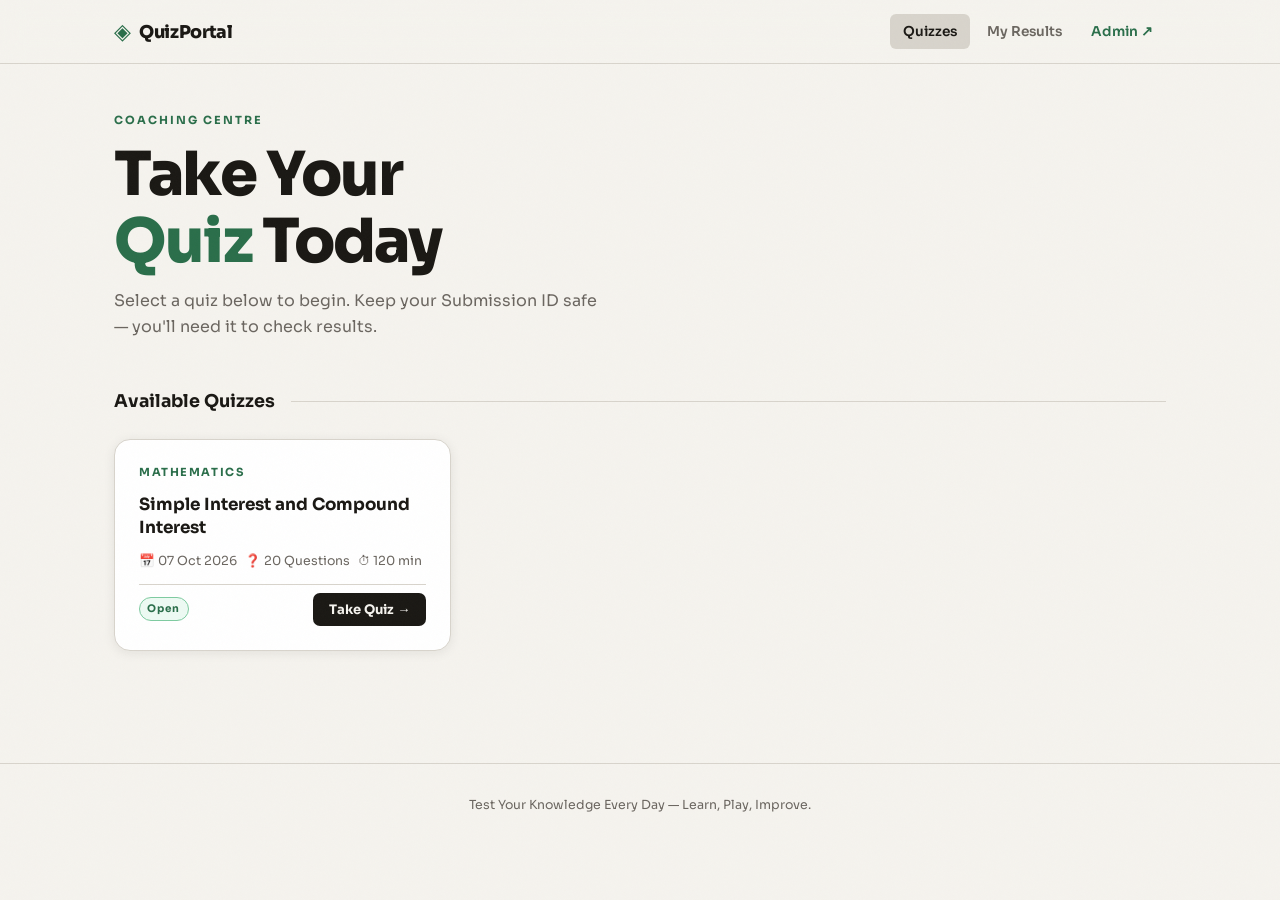
<file: index.html>
<!DOCTYPE html>
<html lang="en">
<head>
<meta charset="UTF-8">
<meta name="viewport" content="width=device-width, initial-scale=1.0">
<title>Sudheer's Quiz Portal</title>
<link rel="preconnect" href="https://fonts.googleapis.com">
<link href="https://fonts.googleapis.com/css2?family=Sora:wght@400;600;700;800&family=IBM+Plex+Mono:wght@400;500&display=swap" rel="stylesheet">
<link rel="stylesheet" href="style.css">
</head>
<body>

<div class="noise"></div>

<header class="site-header">
  <div class="header-inner">
    <div class="logo">
      <span class="logo-icon">◈</span>
      <span class="logo-text">QuizPortal</span>
    </div>
    <nav class="header-nav">
      <a href="index.html" class="nav-link active">Quizzes</a>
      <a href="result.html" class="nav-link">My Results</a>
      <a href="admin.html" class="nav-link nav-admin">Admin ↗</a>
    </nav>
  </div>
</header>

<main class="main-content">
  <section class="hero">
    <div class="hero-tag">COACHING CENTRE</div>
    <h1 class="hero-title">Take Your<br><em>Quiz</em> Today</h1>
    <p class="hero-sub">Select a quiz below to begin. Keep your Submission ID safe — you'll need it to check results.</p>
  </section>

  <section class="quiz-list-section">
    <div class="section-header">
      <h2 class="section-title">Available Quizzes</h2>
      <div class="section-line"></div>
    </div>
    <!-- Cards are generated automatically from QUIZ_LIST in config.js -->
    <div class="quiz-grid" id="quizGrid"></div>
  </section>
</main>

<footer class="site-footer">
  <p>Test Your Knowledge Every Day &mdash; Learn, Play, Improve.</p>
</footer>

<script src="config.js"></script>
<script>
// Auto-build quiz cards from QUIZ_LIST in config.js
const grid = document.getElementById('quizGrid');

if (!QUIZ_LIST || QUIZ_LIST.length === 0) {
  grid.innerHTML = '<p style="color:var(--text-muted);padding:2rem 0">No quizzes added yet. Edit <code>config.js</code> to add quizzes.</p>';
} else {
  QUIZ_LIST.forEach(q => {
    // If hidden:true, don't show on home page at all
    if (q.hidden === true) return;

    const card = document.createElement('article');
    card.className = 'quiz-card';
    card.dataset.sheetId = q.sheetId;
    const meta = [];
    if (q.date)      meta.push(`📅 ${q.date}`);
    if (q.questions) meta.push(`❓ ${q.questions} Questions`);
    if (q.duration)  meta.push(`⏱ ${q.duration} min`);
    const isOpen = q.open !== false;
    card.innerHTML = `
      <div class="card-subject">${q.subject || 'QUIZ'}</div>
      <h3 class="card-title">${q.name}</h3>
      ${meta.length ? `<div class="card-meta">${meta.map(m=>`<span class="meta-item">${m}</span>`).join('')}</div>` : ''}
      <div class="card-footer">
        <span class="card-badge ${isOpen ? 'badge-open' : 'badge-closed'}">${isOpen ? 'Open' : 'Closed'}</span>
        ${isOpen
          ? `<button class="btn-take" onclick="startQuiz(this)">Take Quiz →</button>`
          : `<span style="font-size:.82rem;color:var(--text-muted);font-weight:600">Not available</span>`}
      </div>`;
    grid.appendChild(card);
  });
}

function startQuiz(btn) {
  const card = btn.closest('.quiz-card');
  const sheetId = card.dataset.sheetId;
  if (!sheetId || sheetId.startsWith('YOUR_')) {
    alert('Please update the sheetId in config.js for this quiz.');
    return;
  }
  window.location.href = `quiz.html?sheetId=${sheetId}`;
}
</script>
</body>
</html>
</file>
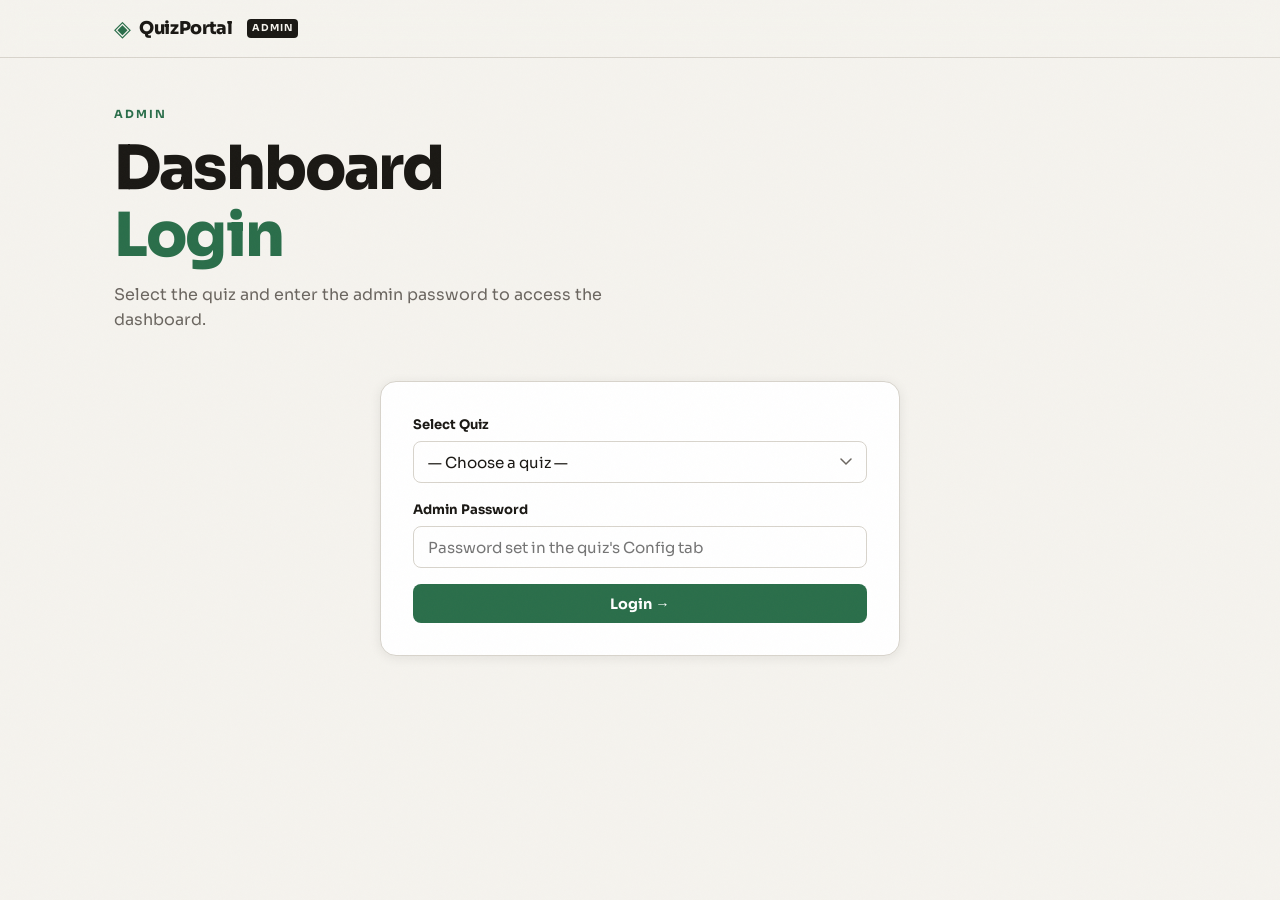
<file: admin.html>
<!DOCTYPE html>
<html lang="en">
<head> 
<meta charset="UTF-8">
<meta name="viewport" content="width=device-width, initial-scale=1.0">
<title>Admin Dashboard — QuizPortal</title>
<link rel="preconnect" href="https://fonts.googleapis.com">
<link href="https://fonts.googleapis.com/css2?family=Sora:wght@400;600;700;800&family=IBM+Plex+Mono:wght@400;500&display=swap" rel="stylesheet">
<link rel="stylesheet" href="style.css">
<script>
// ============================================================
//  QUIZ CONFIGURATION — edit this section to add/remove quizzes
// ============================================================
const SCRIPT_URL = "https://script.google.com/macros/s/AKfycbxHwJGIF-WRdsyUM4jUYA89HoNBvTGwsBlkc2OoUaOrPF5A2q5Td3EA2J1D3TudfAw_og/exec";

const QUIZ_LIST = [
  {
    name:    "Chapter 5: Quadratic Equations",
    sheetId: "1eLUb0pJsxCskCCo0T9Qb9iUf3W6nNU559I4bNTqaypw"
  },
    {
    name:    "Elements, Compound, and Mixtures",
    sheetId: "1OxAYGTOB0YD5rXQ6_t_GOjWGb7b8WMqRzHmkqxeP_SM"
  },
  {
    name:    "Subject-Verb Agreement",
    sheetId: "1WqnbZjuq_eDlRFlHE4r5dnq1atM7haZn6E5qwkP0-V4"
  },
   {
    name:    "Rational Number, Square and Square Roots, Cube and Cube Roots",
    sheetId: "1KadWoVfm1HEEaKK6EatAjTRMl7hc7sLZ0_EaOkiIwLQ"
  },
  {
    name:    "Profit and Loss I & II",
    sheetId: "10RrVNX77u9qKz7MzeC8KqcNXPz71o-jiTWM8r08OvlM"
  },
  {
    name:    "Simple Interest and Compound Interest",
    sheetId: "1BRNd4__XH-48VDR_a_tj-Zo6jYx3UH3V_nSYpKF-_mY"
  },
  // Add more quizzes here:
  // { name: "Your Quiz Name", sheetId: "your_sheet_id" },
];
</script>
</head>
<body class="admin-body">

<div class="noise"></div>

<header class="site-header admin-header">
  <div class="header-inner">
    <div class="logo">
      <a href="index.html" style="text-decoration:none;display:flex;align-items:center;gap:.5rem;">
        <span class="logo-icon">◈</span>
        <span class="logo-text">QuizPortal</span>
      </a>
      <span class="admin-badge">ADMIN</span>
    </div>
    <div id="adminInfo" style="display:none" class="admin-session-info">
      <span id="adminSheetLabel" class="admin-sheet-label"></span>
      <button class="btn-ghost btn-sm" onclick="logout()">Logout</button>
    </div>
  </div>
</header>

<main class="main-content">

  <!-- LOGIN SCREEN -->
  <div id="stateLogin">
    <section class="hero">
      <div class="hero-tag">ADMIN</div>
      <h1 class="hero-title">Dashboard<br><em>Login</em></h1>
      <p class="hero-sub">Select the quiz and enter the admin password to access the dashboard.</p>
    </section>

    <div class="lookup-card">
      <div class="form-group">
        <label for="adminQuizSelect">Select Quiz</label>
        <select id="adminQuizSelect" class="form-select">
          <option value="">— Choose a quiz —</option>
        </select>
      </div>
      <div class="form-group">
        <label for="adminPass">Admin Password</label>
        <input type="password" id="adminPass" placeholder="Password set in the quiz's Config tab">
      </div>
      <button class="btn-primary btn-full" id="btnLogin">Login →</button>
      <div id="loginError" class="error-msg" style="display:none"></div>
    </div>
  </div>

  <!-- LOADING -->
  <div id="stateLoading" class="state-screen" style="display:none">
    <div class="spinner"></div>
    <p id="loadingMsg">Loading submissions…</p>
  </div>

  <!-- DASHBOARD -->
  <div id="stateDashboard" style="display:none">

    <div class="dash-header">
      <div>
        <div class="dash-tag">SUBMISSIONS</div>
        <h2 class="dash-title" id="dashTitle">Quiz Dashboard</h2>
      </div>
      <div class="dash-actions">
        <button class="btn-accent" id="btnReleaseAll" onclick="releaseAll()">🚀 Release All Results</button>
        <button class="btn-secondary" onclick="refreshSubmissions()">↻ Refresh</button>
      </div>
    </div>

    <!-- Summary Stats -->
    <div class="stats-row" id="statsRow"></div>

    <!-- Filter Tabs -->
    <div class="filter-tabs">
      <button class="filter-tab active" data-filter="all" onclick="filterSubs('all',this)">All</button>
      <button class="filter-tab" data-filter="pending" onclick="filterSubs('pending',this)">⚠ Needs Grading</button>
      <button class="filter-tab" data-filter="graded" onclick="filterSubs('graded',this)">✓ Graded</button>
      <button class="filter-tab" data-filter="hidden" onclick="filterSubs('hidden',this)">🔒 Hidden</button>
      <button class="filter-tab" data-filter="released" onclick="filterSubs('released',this)">✓ Released</button>
    </div>

    <!-- Submissions Table -->
    <div id="submissionsContainer"></div>

  </div>

</main>

<!-- GRADING MODAL -->
<div id="gradingModal" class="modal-overlay" style="display:none" onclick="closeModal(event)">
  <div class="modal-box" onclick="event.stopPropagation()">
    <div class="modal-header">
      <h3 id="modalTitle">Grade Submission</h3>
      <button class="modal-close" onclick="closeModal()">✕</button>
    </div>
    <div class="modal-body">
      <div class="modal-student-info" id="modalStudentInfo"></div>
      <div id="modalAnswers"></div>
      <div class="modal-footer-actions">
        <div class="modal-total">
          Calculated Total: <strong id="modalCalcTotal">—</strong> / <span id="modalMaxMarks">—</span>
        </div>
        <button class="btn-primary" id="btnSaveGrades">Save Grades ✓</button>
      </div>
    </div>
  </div>
</div>

<script>
let sessionSheetId = '';
let sessionPass    = '';
let allSubmissions = [];
let currentFilter  = 'all';
let _selectedQuizName = '';

// ── Populate quiz dropdown from config.js ──────────────────────────────
function populateDropdown() {
  const sel = document.getElementById('adminQuizSelect');
  if (!sel) return;
  while (sel.options.length > 1) sel.remove(1);
  const list = (typeof QUIZ_LIST !== 'undefined') ? QUIZ_LIST : [];
  if (list.length === 0) {
    const opt = document.createElement('option');
    opt.disabled = true;
    opt.textContent = '⚠ No quizzes found — update config.js';
    sel.appendChild(opt);
    return;
  }
  list.forEach(q => {
    const opt = document.createElement('option');
    opt.value = q.sheetId;
    opt.textContent = q.name;
    sel.appendChild(opt);
  });
}
populateDropdown();

// ── Login ──────────────────────────────────────────────────────────────
document.getElementById('btnLogin').onclick = async () => {
  const sel     = document.getElementById('adminQuizSelect');
  const sheetId = sel.value;
  const pass    = document.getElementById('adminPass').value.trim();
  const errEl   = document.getElementById('loginError');
  errEl.style.display = 'none';

  if (!sheetId) { errEl.textContent = 'Please select a quiz.'; errEl.style.display='block'; return; }
  if (!pass)    { errEl.textContent = 'Please enter the admin password.'; errEl.style.display='block'; return; }

  show('stateLoading');
  const res = await api('adminLogin', { password: pass }, sheetId);
  if (!res.ok) { show('stateLogin'); errEl.textContent = res.error || 'Incorrect password.'; errEl.style.display='block'; return; }

  sessionSheetId    = sheetId;
  sessionPass       = pass;
  _selectedQuizName = sel.selectedOptions[0]?.text || sheetId;

  document.getElementById('adminInfo').style.display = 'flex';
  document.getElementById('adminSheetLabel').textContent = _selectedQuizName;
  document.getElementById('dashTitle').textContent = _selectedQuizName;

  loadSubmissions();
};

document.getElementById('adminPass').addEventListener('keydown', e => { if(e.key==='Enter') document.getElementById('btnLogin').click(); });

// ── Data ───────────────────────────────────────────────────────────────
async function api(action, extra = {}, sid = sessionSheetId) {
  const qs = new URLSearchParams({ action, sheetId: sid, password: sessionPass, ...extra });
  const r = await fetch(`${SCRIPT_URL}?${qs}`);
  return r.json();
}

async function loadSubmissions() {
  show('stateLoading');
  document.getElementById('loadingMsg').textContent = 'Loading submissions…';
  const data = await api('getSubmissions');
  if (!data.ok) { alert('Error: ' + data.error); show('stateLogin'); return; }

  allSubmissions = data.submissions || [];
  renderDashboard();
  show('stateDashboard');
}

function refreshSubmissions() { loadSubmissions(); }

function renderDashboard() {
  // Stats
  const total    = allSubmissions.length;
  const pending  = allSubmissions.filter(s=>s.gradingStatus==='pending').length;
  const released = allSubmissions.filter(s=>s.visibility==='released').length;
  const avgScore = total > 0
    ? (allSubmissions.reduce((sum,s)=> sum + (parseFloat(s.manualScore || s.autoScore) || 0), 0) / total).toFixed(1)
    : '—';

  document.getElementById('statsRow').innerHTML = `
    <div class="stat-card"><div class="stat-val">${total}</div><div class="stat-label">Total Submissions</div></div>
    <div class="stat-card stat-warn"><div class="stat-val">${pending}</div><div class="stat-label">Needs Grading</div></div>
    <div class="stat-card stat-ok"><div class="stat-val">${released}</div><div class="stat-label">Results Released</div></div>
    <div class="stat-card"><div class="stat-val">${avgScore}</div><div class="stat-label">Avg Score</div></div>
  `;

  renderSubmissions(currentFilter);
}

function filterSubs(filter, btn) {
  currentFilter = filter;
  document.querySelectorAll('.filter-tab').forEach(b => b.classList.remove('active'));
  btn.classList.add('active');
  renderSubmissions(filter);
}

function renderSubmissions(filter) {
  let subs = allSubmissions;
  if (filter === 'pending')  subs = subs.filter(s=>s.gradingStatus==='pending');
  if (filter === 'graded')   subs = subs.filter(s=>s.gradingStatus==='graded');
  if (filter === 'hidden')   subs = subs.filter(s=>s.visibility==='hidden');
  if (filter === 'released') subs = subs.filter(s=>s.visibility==='released');

  const container = document.getElementById('submissionsContainer');

  if (subs.length === 0) {
    container.innerHTML = '<div class="empty-state">No submissions in this category.</div>';
    return;
  }

  container.innerHTML = '';
  subs.forEach(sub => {
    const finalScore = sub.manualScore !== '' && sub.manualScore !== undefined
      ? sub.manualScore : sub.autoScore;
    const needsGrading = sub.gradingStatus === 'pending';
    const isReleased   = sub.visibility === 'released';

    const card = document.createElement('div');
    card.className = 'sub-card' + (needsGrading ? ' sub-pending' : '');
    card.innerHTML = `
      <div class="sub-card-header">
        <div class="sub-id-name">
          <code class="sub-id">${sub.submissionId}</code>
          <span class="sub-name">${sub.studentName}</span>
          <span class="sub-roll">(${sub.studentId})</span>
        </div>
        <div class="sub-badges">
          ${needsGrading ? '<span class="badge badge-warn">⚠ Needs Grading</span>' : '<span class="badge badge-ok">✓ Graded</span>'}
          ${isReleased   ? '<span class="badge badge-released">Released</span>' : '<span class="badge badge-hidden">Hidden</span>'}
        </div>
      </div>
      <div class="sub-card-meta">
        <span>📅 ${new Date(sub.submittedAt).toLocaleString('en-IN')}</span>
        <span>Score: <strong>${finalScore !== '' ? finalScore : '—'} / ${sub.totalMarks}</strong></span>
      </div>
      <div class="sub-card-actions">
        <button class="btn-secondary btn-sm" onclick="openGrading('${sub.submissionId}')">
          ${needsGrading ? '✏ Grade' : '✏ Edit Grades'}
        </button>
        ${!isReleased
          ? `<button class="btn-accent btn-sm" onclick="releaseOne('${sub.submissionId}', this)">🚀 Release Result</button>`
          : `<span class="released-text">✓ Released</span>`
        }
      </div>
    `;
    container.appendChild(card);
  });
}

// ── Grading Modal ──────────────────────────────────────────────────────
let currentSubId = '';

function openGrading(submissionId) {
  const sub = allSubmissions.find(s => s.submissionId === submissionId);
  if (!sub) return;
  currentSubId = submissionId;

  document.getElementById('modalTitle').textContent = `Grade: ${sub.studentName}`;
  document.getElementById('modalStudentInfo').innerHTML = `
    <span><strong>${sub.studentName}</strong></span>
    <span>ID: ${sub.studentId}</span>
    <span>Submission: <code>${sub.submissionId}</code></span>
    <span>Submitted: ${new Date(sub.submittedAt).toLocaleString('en-IN')}</span>
  `;

  const answersEl = document.getElementById('modalAnswers');
  answersEl.innerHTML = '';
  let totalMax = 0;

  sub.answers.forEach((a, idx) => {
    totalMax += parseFloat(a.marks) || 0;
    const needsManual = a.type !== 'mcq' && a.type !== 'one-word' && a.type !== 'one_word';
    const currentScore = a.manualScore !== null && a.manualScore !== undefined ? a.manualScore : a.autoScore;

    const block = document.createElement('div');
    block.className = 'grade-block' + (needsManual ? ' grade-manual' : '');
    block.innerHTML = `
      <div class="grade-q-header">
        <span class="q-num">Q${idx+1}</span>
        <span class="q-type">${a.type}</span>
        <span class="q-marks">${a.marks} mark${a.marks>1?'s':''}</span>
        ${!needsManual ? `<span class="badge badge-auto">Auto-graded: ${a.autoScore}/${a.marks}</span>` : ''}
      </div>
      <div class="grade-q-text">${a.questionText}</div>
      <div class="grade-student-ans">
        <div class="bc-label">Student's Answer:</div>
        <div class="grade-answer-text">${a.given || '<em class="no-answer">No answer given</em>'}</div>
      </div>
      ${a.correct ? `<div class="grade-correct"><span class="bc-label">Correct Answer:</span> ${a.correct}</div>` : ''}
      ${a.note ? `<div class="grade-note"><span class="bc-label">📝 Note:</span> ${a.note}</div>` : ''}
      ${needsManual ? `
        <div class="grade-input-row">
          <label>Score (out of ${a.marks}):</label>
          <input type="number" class="grade-score-input" data-qid="${a.qId}" data-max="${a.marks}"
                 min="0" max="${a.marks}" step="0.5"
                 value="${currentScore !== null && currentScore !== undefined ? currentScore : ''}"
                 placeholder="0"
                 oninput="updateCalcTotal()">
        </div>` : ''}
    `;
    answersEl.appendChild(block);
  });

  document.getElementById('modalMaxMarks').textContent = totalMax;
  updateCalcTotal();
  document.getElementById('gradingModal').style.display = 'flex';

  document.getElementById('btnSaveGrades').onclick = saveGrades;
}

function updateCalcTotal() {
  const sub = allSubmissions.find(s => s.submissionId === currentSubId);
  if (!sub) return;
  let total = 0;
  const inputs = document.querySelectorAll('.grade-score-input');
  const inputMap = {};
  inputs.forEach(inp => { inputMap[inp.dataset.qid] = parseFloat(inp.value) || 0; });

  sub.answers.forEach(a => {
    const needsManual = a.type !== 'mcq' && a.type !== 'one-word' && a.type !== 'one_word';
    if (needsManual) {
      total += inputMap[a.qId] || 0;
    } else {
      total += parseFloat(a.autoScore) || 0;
    }
  });
  document.getElementById('modalCalcTotal').textContent = total.toFixed(1);
}

async function saveGrades() {
  const grades = {};
  document.querySelectorAll('.grade-score-input').forEach(inp => {
    grades[inp.dataset.qid] = parseFloat(inp.value) || 0;
  });

  document.getElementById('btnSaveGrades').textContent = 'Saving…';
  document.getElementById('btnSaveGrades').disabled = true;

  const res = await api('saveGrades', { payload: JSON.stringify({ submissionId: currentSubId, grades }) });

  if (res.ok) {
    // Update local state
    const sub = allSubmissions.find(s => s.submissionId === currentSubId);
    if (sub) {
      sub.manualScore   = res.newTotal;
      sub.gradingStatus = 'graded';
      Object.keys(grades).forEach(qId => {
        const a = sub.answers.find(a => a.qId == qId);
        if (a) { a.manualScore = grades[qId]; a.status = 'graded'; }
      });
    }
    closeModal();
    renderDashboard();
  } else {
    alert('Error saving grades: ' + res.error);
  }

  document.getElementById('btnSaveGrades').textContent = 'Save Grades ✓';
  document.getElementById('btnSaveGrades').disabled = false;
}

function closeModal(e) {
  if (e && e.target !== document.getElementById('gradingModal')) return;
  document.getElementById('gradingModal').style.display = 'none';
}

// ── Release ────────────────────────────────────────────────────────────
async function releaseOne(submissionId, btn) {
  if (!confirm(`Release results for this submission?`)) return;
  btn.textContent = 'Releasing…';
  btn.disabled = true;
  const res = await api('releaseResults', { submissionId });
  if (res.ok) {
    const sub = allSubmissions.find(s => s.submissionId === submissionId);
    if (sub) sub.visibility = 'released';
    renderDashboard();
  } else {
    alert('Error: ' + res.error);
    btn.disabled = false;
    btn.textContent = '🚀 Release';
  }
}

async function releaseAll() {
  const pending = allSubmissions.filter(s => s.visibility !== 'released').length;
  if (!confirm(`Release results for ALL ${pending} unreleased submissions?`)) return;
  const btn = document.getElementById('btnReleaseAll');
  btn.textContent = 'Releasing…'; btn.disabled = true;
  const res = await api('releaseResults', { submissionId: 'ALL' });
  if (res.ok) {
    allSubmissions.forEach(s => s.visibility = 'released');
    renderDashboard();
  } else {
    alert('Error: ' + res.error);
  }
  btn.textContent = '🚀 Release All Results'; btn.disabled = false;
}

function logout() {
  sessionSheetId    = '';
  sessionPass       = '';
  _selectedQuizName = '';
  allSubmissions    = [];
  document.getElementById('adminInfo').style.display = 'none';
  document.getElementById('adminPass').value         = '';
  document.getElementById('adminQuizSelect').value   = '';
  show('stateLogin');
}

// ── Utilities ──────────────────────────────────────────────────────────
function show(id) {
  ['stateLogin','stateLoading','stateDashboard'].forEach(s => {
    const el = document.getElementById(s);
    if (el) el.style.display = s === id ? '' : 'none';
  });
}
</script>
</body>
</html>
</file>
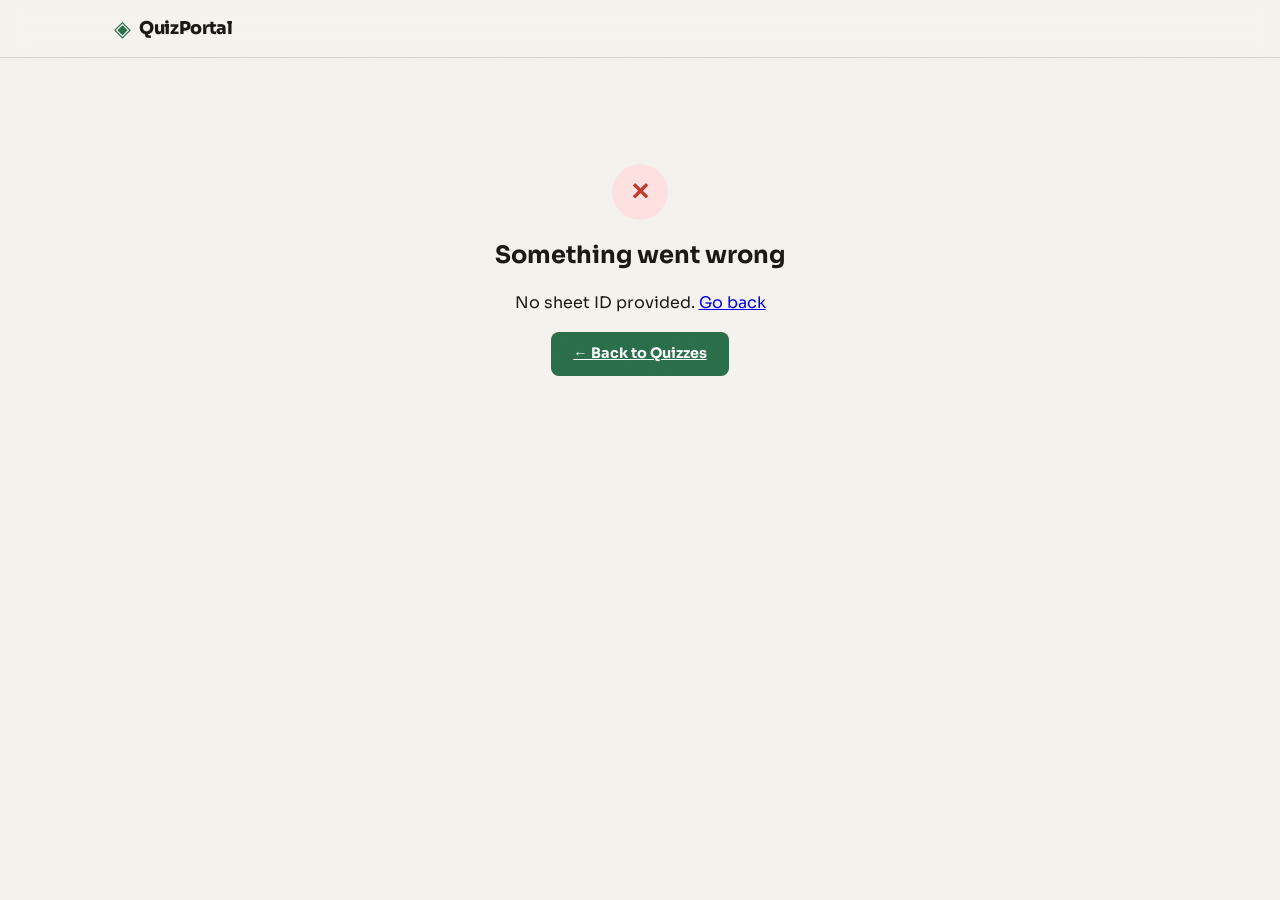
<file: quiz.html>
<!DOCTYPE html>
<html lang="en">
<head>
<meta charset="UTF-8">
<meta name="viewport" content="width=device-width, initial-scale=1.0">
<title>Quiz — Loading…</title>
<link rel="preconnect" href="https://fonts.googleapis.com">
<link href="https://fonts.googleapis.com/css2?family=Sora:wght@400;600;700;800&family=IBM+Plex+Mono:wght@400;500&display=swap" rel="stylesheet">
<link rel="stylesheet" href="style.css?v=2">
</head>
<body>

<div class="noise"></div>

<header class="site-header">
  <div class="header-inner">
    <div class="logo">
      <a href="index.html" style="text-decoration:none;display:flex;align-items:center;gap:.5rem;">
        <span class="logo-icon">◈</span>
        <span class="logo-text">QuizPortal</span>
      </a>
    </div>
    <div id="timerBox" class="timer-box" style="display:none">
      <span class="timer-label">TIME</span>
      <span id="timerDisplay" class="timer-display">--:--</span>
    </div>
  </div>
</header>

<main class="main-content">

  <!-- LOADING STATE -->
  <div id="stateLoading" class="state-screen">
    <div class="spinner"></div>
    <p>Loading quiz…</p>
  </div>

  <!-- ERROR STATE -->
  <div id="stateError" class="state-screen" style="display:none">
    <div class="error-icon">✕</div>
    <h2>Something went wrong</h2>
    <p id="errorMsg">Could not load the quiz.</p>
    <a href="index.html" class="btn-primary">← Back to Quizzes</a>
  </div>

  <!-- STUDENT INFO FORM -->
  <div id="stateInfo" class="state-screen" style="display:none">
    <section class="info-card">
      <div class="info-header">
        <div class="info-subject" id="infoSubject">Quiz</div>
        <h1 class="info-title" id="infoTitle">Loading…</h1>
        <p class="info-desc" id="infoDesc"></p>
      </div>
      <div class="info-meta" id="infoMeta"></div>
      <div class="info-form">
        <h3>Enter Your Details</h3>
        <div class="form-group">
          <label for="studentName">Full Name</label>
          <input type="text" id="studentName" placeholder="e.g. Rahul Sharma" autocomplete="name">
        </div>
        <div class="form-group">
          <label for="studentId">Roll Number / Student ID</label>
          <input type="text" id="studentId" placeholder="e.g. 2024CS001" autocomplete="off">
        </div>
        <div class="info-notice">
          <strong>Note:</strong> You will receive a <em>Submission ID</em> after submitting. Save it to check your results later.
        </div>
        <button class="btn-primary btn-full" id="btnStartQuiz">Start Quiz →</button>
      </div>
    </section>
  </div>

  <!-- QUIZ QUESTIONS -->
  <div id="stateQuiz" style="display:none">
    <div class="quiz-progress-bar">
      <div class="progress-fill" id="progressFill"></div>
    </div>
    <div class="quiz-layout">
      <aside class="question-nav" id="questionNav"></aside>
      <div class="questions-panel">
        <form id="quizForm" onsubmit="return false;">
          <div id="questionsContainer"></div>
        </form>
        <div class="quiz-controls">
          <button type="button" class="btn-secondary" id="btnPrev">← Previous</button>
          <span class="q-counter" id="qCounter">Question 1 of 1</span>
          <button type="button" class="btn-primary" id="btnNext">Next →</button>
        </div>
        <div class="submit-zone" id="submitZone" style="display:none">
          <div class="submit-info">
            <span id="answeredCount">0</span> of <span id="totalCount">0</span> questions answered
          </div>
          <button type="button" class="btn-primary" id="btnSubmit">Submit Quiz ✓</button>
        </div>
      </div>
    </div>
  </div>

  <!-- SUBMISSION SUCCESS -->
  <div id="stateSuccess" class="state-screen" style="display:none">
    <div class="success-card">
      <div class="success-icon">✓</div>
      <h2>Quiz Submitted!</h2>
      <p>Your answers have been recorded.</p>
      <div class="submission-id-box">
        <div class="sid-label">YOUR SUBMISSION ID</div>
        <div class="sid-value" id="submissionIdDisplay">—</div>
        <button class="btn-copy" id="btnCopy" onclick="copyId()">Copy ID</button>
      </div>
      <div id="autoScoreBox" class="auto-score-box" style="display:none">
        <span id="autoScoreText"></span>
      </div>
      <p class="success-note" id="pendingNote" style="display:none">
        Some answers require manual grading. Results will be released by your teacher.
      </p>
      <div class="success-actions">
        <a href="result.html" class="btn-secondary">Check Results</a>
        <a href="index.html" class="btn-primary">Back to Quizzes</a>
      </div>
    </div>
  </div>

</main>

<script src="config.js"></script>
<script>
// ── State ──────────────────────────────────────────────────────────────
const params  = new URLSearchParams(location.search);
const sheetId = params.get('sheetId');
let questions = [];
let timerInterval = null;
let timeLeft = 0;
let answers = {};
let currentIdx = 0;

// ── Init ───────────────────────────────────────────────────────────────
if (!sheetId) showError("No sheet ID provided. <a href='index.html'>Go back</a>");
else loadQuiz();

async function api(action, extra = {}) {
  const qs = new URLSearchParams({ action, sheetId, ...extra });
  const res = await fetch(`${SCRIPT_URL}?${qs}`);
  return res.json();
}

async function loadQuiz() {
  try {
    const [cfg, qData] = await Promise.all([
      api('getConfig'),
      api('getQuestions')
    ]);
    if (!cfg.ok)  throw new Error(cfg.error);
    if (!qData.ok) throw new Error(qData.error);

    questions = qData.questions;
    document.title = cfg.title + ' — QuizPortal';

    document.getElementById('infoSubject').textContent = 'QUIZ';
    document.getElementById('infoTitle').textContent   = cfg.title;
    document.getElementById('infoDesc').textContent    = cfg.description;

    const meta = [];
    if (cfg.duration) meta.push(`⏱ ${cfg.duration} minutes`);
    if (cfg.passMark) meta.push(`✓ Pass mark: ${cfg.passMark}`);
    meta.push(`❓ ${questions.length} questions`);
    document.getElementById('infoMeta').innerHTML =
      meta.map(m => `<span class="meta-chip">${m}</span>`).join('');

    // Store duration for timer
    if (cfg.duration) timeLeft = cfg.duration * 60;

    show('stateInfo');
    document.getElementById('btnStartQuiz').onclick = () => {
      const name = document.getElementById('studentName').value.trim();
      const sid  = document.getElementById('studentId').value.trim();
      if (!name) { alert('Please enter your name.'); return; }
      if (!sid)  { alert('Please enter your student ID / roll number.'); return; }
      renderQuiz(name, sid);
    };
  } catch(e) {
    showError(e.message);
  }
}

function renderQuiz(name, sid) {
  window._studentName = name;
  window._studentId   = sid;

  const container = document.getElementById('questionsContainer');
  container.innerHTML = '';
  const nav = document.getElementById('questionNav');
  nav.innerHTML = '<div class="nav-label">Questions</div>';

  questions.forEach((q, idx) => {
    // Nav button
    const nb = document.createElement('button');
    nb.className = 'nav-dot';
    nb.textContent = idx + 1;
    nb.type = 'button';
    nb.id = `nav_${idx}`;
    nb.onclick = () => showQuestion(idx);
    nav.appendChild(nb);

    // Question card
    const card = document.createElement('div');
    card.className = 'question-card';
    card.id = `q_${idx}`;
    card.setAttribute('data-qid', q.id);

    const typeLabel = { mcq:'Multiple Choice', 'one-word':'One Word', 'one_word':'One Word', 'short-answer':'Short Answer', short_answer:'Short Answer', essay:'Essay', long:'Long Answer' }[q.type?.toLowerCase()] || q.type;

    card.innerHTML = `
      <div class="q-header">
        <span class="q-num">Q${idx+1}</span>
        <span class="q-type">${typeLabel}</span>
        <span class="q-marks">${q.marks || 1} mark${(q.marks||1)>1?'s':''}</span>
      </div>
      <div class="q-text">${q.question_text || q['question text'] || ''}</div>
      <div class="q-answer" id="ans_${idx}"></div>
    `;
    container.appendChild(card);

    // Answer input
    const ansDiv = document.getElementById(`ans_${idx}`);
    const t = (q.type || '').toLowerCase();

    if (t === 'mcq') {
      (q.options || []).forEach((opt, oi) => {
        const label = document.createElement('label');
        label.className = 'option-label';
        label.innerHTML = `<input type="radio" name="q_${q.id}" value="${esc(opt)}"><span>${opt}</span>`;
        label.querySelector('input').addEventListener('change', () => recordAnswer(q.id, opt, idx));
        ansDiv.appendChild(label);
      });
    } else if (t === 'one-word' || t === 'one_word') {
      const inp = document.createElement('input');
      inp.type = 'text';
      inp.className = 'answer-input';
      inp.placeholder = 'Type your one-word answer…';
      inp.addEventListener('input', () => recordAnswer(q.id, inp.value, idx));
      ansDiv.appendChild(inp);
    } else if (t === 'short-answer' || t === 'short_answer') {
      const ta = document.createElement('textarea');
      ta.className = 'answer-textarea short';
      ta.placeholder = 'Write your short answer here… (2–5 sentences)';
      ta.rows = 4;
      ta.addEventListener('input', () => recordAnswer(q.id, ta.value, idx));
      ansDiv.appendChild(ta);
    } else {
      // essay / long
      const ta = document.createElement('textarea');
      ta.className = 'answer-textarea long';
      ta.placeholder = 'Write your detailed answer here…';
      ta.rows = 8;
      ta.addEventListener('input', () => recordAnswer(q.id, ta.value, idx));
      ansDiv.appendChild(ta);
    }
  });

  document.getElementById('totalCount').textContent = questions.length;

  // One-question-at-a-time controls
  document.getElementById('btnPrev').onclick = () => showQuestion(currentIdx - 1);
  document.getElementById('btnNext').onclick = () => showQuestion(currentIdx + 1);
  currentIdx = 0;
  showQuestion(0);

  // Timer
  if (timeLeft > 0) {
    const tb = document.getElementById('timerBox');
    tb.style.display = 'flex';
    updateTimerDisplay();
    timerInterval = setInterval(() => {
      timeLeft--;
      updateTimerDisplay();
      if (timeLeft <= 0) { clearInterval(timerInterval); autoSubmit(); }
      if (timeLeft === 300) document.getElementById('timerBox').classList.add('timer-warning');
    }, 1000);
  }

  show('stateQuiz');
  document.getElementById('btnSubmit').onclick = handleSubmit;
}

function showQuestion(i) {
  if (i < 0 || i >= questions.length) return;
  currentIdx = i;
  const last = questions.length - 1;

  questions.forEach((_, idx) => {
    const card = document.getElementById(`q_${idx}`);
    if (card) {
      card.classList.toggle('active', idx === i);
      card.style.display = (idx === i) ? 'block' : 'none';
    }
    document.getElementById(`nav_${idx}`)?.classList.toggle('current', idx === i);
  });

  document.getElementById('qCounter').textContent = `Question ${i + 1} of ${questions.length}`;
  document.getElementById('btnPrev').disabled = (i === 0);
  document.getElementById('btnNext').style.display = (i === last) ? 'none' : '';
  document.getElementById('submitZone').style.display = (i === last) ? '' : 'none';

  window.scrollTo({ top: 0, behavior: 'smooth' });
}

function recordAnswer(qId, val, idx) {
  answers[qId] = val;
  document.getElementById(`nav_${idx}`)?.classList.add('answered');
  updateAnsweredCount();
  updateProgress();
}

function updateAnsweredCount() {
  document.getElementById('answeredCount').textContent = Object.keys(answers).length;
}

function updateProgress() {
  const pct = (Object.keys(answers).length / questions.length) * 100;
  document.getElementById('progressFill').style.width = pct + '%';
}

function updateTimerDisplay() {
  const m = Math.floor(timeLeft / 60).toString().padStart(2,'0');
  const s = (timeLeft % 60).toString().padStart(2,'0');
  document.getElementById('timerDisplay').textContent = `${m}:${s}`;
}

function autoSubmit() {
  alert('Time is up! Your quiz will be submitted now.');
  handleSubmit();
}

async function handleSubmit() {
  const unanswered = questions.length - Object.keys(answers).length;
  if (unanswered > 0) {
    if (!confirm(`You have ${unanswered} unanswered question(s). Submit anyway?`)) return;
  }
  clearInterval(timerInterval);
  document.getElementById('btnSubmit').disabled = true;
  document.getElementById('btnSubmit').textContent = 'Submitting…';

  try {
    const payload = {
      studentName: window._studentName,
      studentId:   window._studentId,
      answers
    };
    const res = await api('submitQuiz', { payload: JSON.stringify(payload) });
    if (!res.ok) throw new Error(res.error);

    document.getElementById('submissionIdDisplay').textContent = res.submissionId;

    if (res.autoScore !== undefined) {
      document.getElementById('autoScoreBox').style.display = 'block';
      document.getElementById('autoScoreText').innerHTML =
        `Auto-graded score: <strong>${res.autoScore} / ${res.totalMarks}</strong>`;
    }
    if (res.needsManual) {
      document.getElementById('pendingNote').style.display = 'block';
    }

    show('stateSuccess');
  } catch(e) {
    alert('Submission failed: ' + e.message);
    document.getElementById('btnSubmit').disabled = false;
    document.getElementById('btnSubmit').textContent = 'Submit Quiz ✓';
  }
}

function copyId() {
  const id = document.getElementById('submissionIdDisplay').textContent;
  navigator.clipboard.writeText(id).then(() => {
    const btn = document.getElementById('btnCopy');
    btn.textContent = 'Copied!';
    setTimeout(() => btn.textContent = 'Copy ID', 2000);
  });
}

// ── Utilities ──────────────────────────────────────────────────────────
function show(id) {
  ['stateLoading','stateError','stateInfo','stateQuiz','stateSuccess'].forEach(s => {
    const el = document.getElementById(s);
    if (el) el.style.display = s === id ? '' : 'none';
  });
}
function showError(msg) {
  document.getElementById('errorMsg').innerHTML = msg;
  show('stateError');
}
function esc(s) {
  return String(s).replace(/"/g,'&quot;').replace(/</g,'&lt;');
}
</script>
</body>
</html>
</file>
<file: style.css>
/* ============================================================
   QuizPortal — Complete Stylesheet
   Aesthetic: Clean Editorial × Utilitarian — Dark-accented,
   warm off-white, IBM Plex Mono for IDs, Sora for everything else
   ============================================================ */

/* ── Reset & Base ─────────────────────────────────────────── */
*, *::before, *::after { box-sizing: border-box; margin: 0; padding: 0; }

:root {
  --bg:         #f5f3ee;
  --bg-card:    #ffffff;
  --bg-dark:    #1a1814;
  --text:       #1a1814;
  --text-muted: #6b6660;
  --accent:     #2a6e4a;
  --accent-2:   #e8a020;
  --border:     #d8d4cc;
  --border-dark:#2e2b26;
  --danger:     #c0392b;
  --warn-bg:    #fef9ec;
  --warn-border:#f0c040;
  --ok-bg:      #edfaf3;
  --ok-border:  #7ecba0;
  --radius:     10px;
  --radius-lg:  16px;
  --shadow:     0 2px 12px rgba(26,24,20,.08);
  --shadow-lg:  0 8px 40px rgba(26,24,20,.14);
  --font:       'Sora', sans-serif;
  --mono:       'IBM Plex Mono', monospace;
}

html { font-size: 16px; scroll-behavior: smooth; }

body {
  font-family: var(--font);
  background: var(--bg);
  color: var(--text);
  min-height: 100vh;
  line-height: 1.6;
  -webkit-font-smoothing: antialiased;
}

/* ── Noise texture overlay ───────────────────────────────── */
.noise {
  pointer-events: none;
  position: fixed; inset: 0; z-index: 999;
  opacity: .025;
  background-image: url("data:image/svg+xml,%3Csvg viewBox='0 0 256 256' xmlns='http://www.w3.org/2000/svg'%3E%3Cfilter id='n'%3E%3CfeTurbulence type='fractalNoise' baseFrequency='0.9' numOctaves='4' stitchTiles='stitch'/%3E%3C/filter%3E%3Crect width='100%25' height='100%25' filter='url(%23n)'/%3E%3C/svg%3E");
  background-size: 128px;
}

/* ── Header ──────────────────────────────────────────────── */
.site-header {
  position: sticky; top: 0; z-index: 100;
  background: rgba(245,243,238,.92);
  backdrop-filter: blur(12px);
  border-bottom: 1px solid var(--border);
}
.header-inner {
  max-width: 1100px; margin: 0 auto;
  padding: .9rem 1.5rem;
  display: flex; align-items: center; justify-content: space-between; gap: 1rem;
}
.logo { display: flex; align-items: center; gap: .5rem; }
.logo-icon { font-size: 1.4rem; color: var(--accent); line-height: 1; }
.logo-text { font-weight: 800; font-size: 1.1rem; letter-spacing: -.02em; color: var(--text); }
.admin-badge {
  background: var(--text); color: var(--bg);
  font-size: .6rem; font-weight: 700; letter-spacing: .12em;
  padding: .2em .5em; border-radius: 4px; margin-left: .4rem;
}
.header-nav { display: flex; align-items: center; gap: .25rem; }
.nav-link {
  font-size: .85rem; font-weight: 600; text-decoration: none;
  color: var(--text-muted); padding: .4rem .8rem; border-radius: 6px;
  transition: color .15s, background .15s;
}
.nav-link:hover, .nav-link.active { color: var(--text); background: var(--border); }
.nav-admin { color: var(--accent) !important; }
.nav-admin:hover { background: var(--ok-bg) !important; }

/* Timer */
.timer-box {
  display: flex; align-items: center; gap: .5rem;
  background: var(--bg-dark); color: #fff;
  padding: .4rem .9rem; border-radius: 8px;
}
.timer-label { font-size: .65rem; letter-spacing: .12em; opacity: .7; }
.timer-display { font-family: var(--mono); font-size: 1.1rem; font-weight: 500; }
.timer-warning .timer-display { color: #f87171; animation: pulse .8s ease infinite; }
@keyframes pulse { 0%,100%{opacity:1} 50%{opacity:.5} }

/* Admin session info */
.admin-session-info { display: flex; align-items: center; gap: .75rem; }
.admin-sheet-label { font-family: var(--mono); font-size: .75rem; color: var(--text-muted); }

/* ── Main Content ─────────────────────────────────────────── */
.main-content { max-width: 1100px; margin: 0 auto; padding: 2rem 1.5rem 4rem; }

/* ── Hero ────────────────────────────────────────────────── */
.hero { margin-bottom: 3rem; padding-top: 1rem; }
.hero-tag {
  font-size: .7rem; letter-spacing: .18em; font-weight: 700;
  color: var(--accent); margin-bottom: .75rem;
}
.hero-title {
  font-size: clamp(2.2rem, 5vw, 3.8rem);
  font-weight: 800; line-height: 1.1; letter-spacing: -.03em;
  margin-bottom: .75rem;
}
.hero-title em { font-style: normal; color: var(--accent); }
.hero-sub { font-size: 1rem; color: var(--text-muted); max-width: 500px; }

/* ── Section Header ──────────────────────────────────────── */
.section-header { display: flex; align-items: center; gap: 1rem; margin-bottom: 1.5rem; }
.section-title { font-size: 1.1rem; font-weight: 700; white-space: nowrap; }
.section-line { flex: 1; height: 1px; background: var(--border); }

/* ── Quiz Grid ───────────────────────────────────────────── */
.quiz-grid {
  display: grid;
  grid-template-columns: repeat(auto-fill, minmax(300px, 1fr));
  gap: 1.25rem;
}
.quiz-card {
  background: var(--bg-card);
  border: 1px solid var(--border);
  border-radius: var(--radius-lg);
  padding: 1.5rem;
  box-shadow: var(--shadow);
  transition: transform .2s, box-shadow .2s, border-color .2s;
  display: flex; flex-direction: column; gap: .75rem;
}
.quiz-card:hover {
  transform: translateY(-3px);
  box-shadow: var(--shadow-lg);
  border-color: var(--accent);
}
.card-subject {
  font-size: .7rem; font-weight: 700; letter-spacing: .14em;
  color: var(--accent); text-transform: uppercase;
}
.card-title { font-size: 1.05rem; font-weight: 700; line-height: 1.35; }
.card-meta { display: flex; flex-wrap: wrap; gap: .5rem; }
.meta-item { font-size: .78rem; color: var(--text-muted); }
.card-footer { display: flex; align-items: center; justify-content: space-between; margin-top: auto; padding-top: .5rem; border-top: 1px solid var(--border); }
.card-badge {
  font-size: .65rem; font-weight: 700; letter-spacing: .1em;
  padding: .25em .7em; border-radius: 99px;
}
.badge-open { background: var(--ok-bg); color: var(--accent); border: 1px solid var(--ok-border); }
.badge-closed { background: #fee2e2; color: var(--danger); border: 1px solid #fca5a5; }

/* ── Buttons ─────────────────────────────────────────────── */
.btn-primary {
  background: var(--accent); color: #fff;
  border: none; border-radius: 8px;
  padding: .65rem 1.4rem; font-family: var(--font);
  font-size: .9rem; font-weight: 700; cursor: pointer;
  transition: opacity .15s, transform .1s;
}
.btn-primary:hover { opacity: .88; transform: translateY(-1px); }
.btn-primary:disabled { opacity: .5; cursor: not-allowed; transform: none; }
.btn-take { /* same as primary, inline variant */
  background: var(--text); color: var(--bg);
  border: none; border-radius: 7px;
  padding: .5rem 1rem; font-family: var(--font);
  font-size: .82rem; font-weight: 700; cursor: pointer;
  transition: opacity .15s;
}
.btn-take:hover { opacity: .8; }
.btn-secondary {
  background: transparent; color: var(--text);
  border: 1.5px solid var(--border); border-radius: 8px;
  padding: .6rem 1.3rem; font-family: var(--font);
  font-size: .9rem; font-weight: 600; cursor: pointer;
  transition: border-color .15s, background .15s;
}
.btn-secondary:hover { border-color: var(--text); background: var(--border); }
.btn-accent {
  background: var(--accent-2); color: var(--text);
  border: none; border-radius: 8px;
  padding: .6rem 1.3rem; font-family: var(--font);
  font-size: .9rem; font-weight: 700; cursor: pointer;
  transition: opacity .15s;
}
.btn-accent:hover { opacity: .85; }
.btn-ghost {
  background: transparent; color: var(--text-muted);
  border: none; padding: .4rem .8rem;
  font-family: var(--font); font-size: .85rem;
  cursor: pointer; border-radius: 6px;
  transition: background .15s;
}
.btn-ghost:hover { background: var(--border); color: var(--text); }
.btn-sm { padding: .35rem .8rem !important; font-size: .8rem !important; }
.btn-full { width: 100%; }
.btn-copy {
  background: var(--border); border: none; border-radius: 6px;
  padding: .4rem .9rem; font-family: var(--font);
  font-size: .8rem; font-weight: 600; cursor: pointer;
  transition: background .15s;
}
.btn-copy:hover { background: var(--text); color: var(--bg); }

/* ── Forms ───────────────────────────────────────────────── */
.form-group { display: flex; flex-direction: column; gap: .4rem; margin-bottom: 1rem; }
.form-group label { font-size: .82rem; font-weight: 700; color: var(--text); }
.form-group small { font-size: .75rem; color: var(--text-muted); }
input[type="text"], input[type="password"], input[type="number"] {
  padding: .65rem .9rem; border: 1.5px solid var(--border);
  border-radius: 8px; font-family: var(--font); font-size: .95rem;
  background: var(--bg-card); color: var(--text);
  transition: border-color .15s;
  width: 100%;
}
input[type="text"]:focus, input[type="password"]:focus, input[type="number"]:focus {
  outline: none; border-color: var(--accent);
  box-shadow: 0 0 0 3px rgba(42,110,74,.12);
}
.error-msg {
  color: var(--danger); font-size: .82rem; margin-top: .5rem;
  background: #fee2e2; border: 1px solid #fca5a5;
  padding: .5rem .8rem; border-radius: 6px;
}

/* ── Select Dropdown ─────────────────────────────────────── */
.form-select {
  padding: .65rem .9rem; border: 1.5px solid var(--border);
  border-radius: 8px; font-family: var(--font); font-size: .95rem;
  background: var(--bg-card); color: var(--text);
  cursor: pointer; width: 100%;
  -webkit-appearance: none; appearance: none;
  background-image: url("data:image/svg+xml,%3Csvg xmlns='http://www.w3.org/2000/svg' width='12' height='8' viewBox='0 0 12 8'%3E%3Cpath d='M1 1l5 5 5-5' stroke='%236b6660' stroke-width='1.5' fill='none' stroke-linecap='round'/%3E%3C/svg%3E");
  background-repeat: no-repeat;
  background-position: right .9rem center;
  padding-right: 2.5rem;
  transition: border-color .15s;
}
.form-select:focus {
  outline: none; border-color: var(--accent);
  box-shadow: 0 0 0 3px rgba(42,110,74,.12);
}
.form-select option { background: var(--bg-card); }

/* ── PDF Button ──────────────────────────────────────────── */
.btn-pdf {
  background: var(--bg-dark); color: #fff;
  border: none; border-radius: 8px;
  padding: .55rem 1.1rem; font-family: var(--font);
  font-size: .85rem; font-weight: 700; cursor: pointer;
  display: flex; align-items: center; gap: .4rem;
  transition: opacity .15s; margin-left: auto;
}
.btn-pdf:hover { opacity: .8; }

/* ── State Screens ───────────────────────────────────────── */
.state-screen {
  display: flex; flex-direction: column;
  align-items: center; justify-content: center;
  min-height: 40vh; gap: 1rem; text-align: center;
  padding: 2rem;
}
.spinner {
  width: 40px; height: 40px;
  border: 3px solid var(--border);
  border-top-color: var(--accent);
  border-radius: 50%;
  animation: spin .7s linear infinite;
}
@keyframes spin { to { transform: rotate(360deg); } }
.error-icon {
  width: 56px; height: 56px; border-radius: 50%;
  background: #fee2e2; color: var(--danger);
  display: flex; align-items: center; justify-content: center;
  font-size: 1.5rem; font-weight: 800;
}
.pending-icon { font-size: 3rem; }

/* ── Info Card (quiz start) ──────────────────────────────── */
.info-card {
  max-width: 580px; margin: 0 auto;
  background: var(--bg-card); border: 1px solid var(--border);
  border-radius: var(--radius-lg); padding: 2rem;
  box-shadow: var(--shadow);
}
.info-header { margin-bottom: 1.5rem; }
.info-subject { font-size: .7rem; font-weight: 700; letter-spacing: .14em; color: var(--accent); margin-bottom: .4rem; }
.info-title { font-size: 1.6rem; font-weight: 800; letter-spacing: -.02em; margin-bottom: .5rem; }
.info-desc { color: var(--text-muted); font-size: .9rem; }
.info-meta { display: flex; flex-wrap: wrap; gap: .5rem; margin-bottom: 1.5rem; }
.meta-chip {
  background: var(--border); border-radius: 99px;
  padding: .3em .8em; font-size: .8rem; font-weight: 600;
}
.info-form h3 { font-size: 1rem; font-weight: 700; margin-bottom: 1rem; }
.info-notice {
  background: var(--warn-bg); border: 1px solid var(--warn-border);
  border-radius: 8px; padding: .75rem 1rem;
  font-size: .82rem; color: #7a5e1a; margin-bottom: 1.25rem;
}

/* ── Quiz Layout ─────────────────────────────────────────── */
.quiz-progress-bar {
  height: 4px; background: var(--border);
  border-radius: 2px; margin-bottom: 1.5rem; overflow: hidden;
}
.progress-fill {
  height: 100%; background: var(--accent);
  border-radius: 2px; width: 0%;
  transition: width .4s ease;
}
.quiz-layout {
  display: grid;
  grid-template-columns: 200px 1fr;
  gap: 1.5rem;
  align-items: start;
}
@media (max-width: 700px) {
  .quiz-layout { grid-template-columns: 1fr; }
  .question-nav { display: none; }
}

/* Question Nav Sidebar */
.question-nav {
  position: sticky; top: 70px;
  background: var(--bg-card); border: 1px solid var(--border);
  border-radius: var(--radius); padding: 1rem;
  box-shadow: var(--shadow);
}
.nav-label { font-size: .68rem; font-weight: 700; letter-spacing: .12em; color: var(--text-muted); margin-bottom: .75rem; }
.nav-dot {
  width: 32px; height: 32px; border-radius: 6px;
  border: 1.5px solid var(--border);
  background: transparent; color: var(--text-muted);
  font-size: .78rem; font-weight: 600;
  cursor: pointer; margin: .2rem;
  transition: all .15s;
}
.nav-dot:hover { border-color: var(--accent); color: var(--accent); }
.nav-dot.answered { background: var(--accent); border-color: var(--accent); color: #fff; }
.nav-dot.current { border-color: var(--text); box-shadow: 0 0 0 2px var(--text); }

/* Question Cards */
.question-card {
  background: var(--bg-card); border: 1px solid var(--border);
  border-radius: var(--radius-lg); padding: 1.5rem;
  margin-bottom: 1.25rem; box-shadow: var(--shadow);
  transition: border-color .2s;
}
.question-card:focus-within { border-color: var(--accent); }
/* One question at a time: only the active card is shown */
#questionsContainer .question-card { display: none; }
#questionsContainer .question-card.active { display: block; }

/* Previous / Next controls */
.quiz-controls {
  display: flex; align-items: center; justify-content: space-between;
  gap: 1rem; margin-bottom: 1.25rem;
}
.quiz-controls .btn-secondary:disabled { opacity: .45; cursor: not-allowed; }
.q-counter { font-size: .85rem; font-weight: 600; color: var(--text-muted); text-align: center; }
.q-header {
  display: flex; align-items: center; gap: .6rem;
  margin-bottom: 1rem; flex-wrap: wrap;
}
.q-num {
  background: var(--text); color: var(--bg);
  font-size: .72rem; font-weight: 800; letter-spacing: .06em;
  padding: .2em .6em; border-radius: 5px;
}
.q-type {
  font-size: .72rem; font-weight: 600; letter-spacing: .08em;
  color: var(--text-muted); background: var(--border);
  padding: .2em .6em; border-radius: 5px; text-transform: uppercase;
}
.q-marks {
  margin-left: auto; font-size: .78rem; font-weight: 700; color: var(--accent);
}
.q-text { font-size: 1rem; font-weight: 600; line-height: 1.5; margin-bottom: 1.1rem; }
.q-answer { display: flex; flex-direction: column; gap: .5rem; }

/* MCQ Options */
.option-label {
  display: flex; align-items: flex-start; gap: .75rem;
  padding: .75rem 1rem; border: 1.5px solid var(--border);
  border-radius: 8px; cursor: pointer;
  transition: border-color .15s, background .15s;
}
.option-label:hover { border-color: var(--accent); background: var(--ok-bg); }
.option-label input[type="radio"] { margin-top: .15rem; accent-color: var(--accent); flex-shrink: 0; }
.option-label span { font-size: .92rem; }

/* Text inputs inside quiz */
.answer-input {
  padding: .65rem .9rem; border: 1.5px solid var(--border);
  border-radius: 8px; font-family: var(--font); font-size: .95rem;
  background: var(--bg); width: 100%; transition: border-color .15s;
}
.answer-input:focus { outline: none; border-color: var(--accent); box-shadow: 0 0 0 3px rgba(42,110,74,.1); }
.answer-textarea {
  padding: .75rem .9rem; border: 1.5px solid var(--border);
  border-radius: 8px; font-family: var(--font); font-size: .92rem;
  background: var(--bg); width: 100%; resize: vertical;
  line-height: 1.6; transition: border-color .15s;
}
.answer-textarea:focus { outline: none; border-color: var(--accent); box-shadow: 0 0 0 3px rgba(42,110,74,.1); }
.answer-textarea.long { min-height: 160px; }

/* Submit Zone */
.submit-zone {
  background: var(--bg-card); border: 1px solid var(--border);
  border-radius: var(--radius-lg); padding: 1.5rem;
  display: flex; align-items: center; justify-content: space-between;
  gap: 1rem; flex-wrap: wrap; box-shadow: var(--shadow);
}
.submit-info { font-size: .9rem; color: var(--text-muted); }
.submit-info span { font-weight: 700; color: var(--text); }

/* ── Success Screen ──────────────────────────────────────── */
.success-card {
  max-width: 480px; margin: 0 auto;
  background: var(--bg-card); border: 1px solid var(--border);
  border-radius: var(--radius-lg); padding: 2.5rem;
  text-align: center; box-shadow: var(--shadow-lg);
}
.success-icon {
  width: 64px; height: 64px; border-radius: 50%;
  background: var(--ok-bg); border: 2px solid var(--ok-border);
  display: flex; align-items: center; justify-content: center;
  font-size: 1.8rem; color: var(--accent); margin: 0 auto 1rem;
  animation: pop .4s cubic-bezier(.18,.89,.32,1.28);
}
@keyframes pop { 0%{transform:scale(.3)} 100%{transform:scale(1)} }
.success-card h2 { font-size: 1.5rem; font-weight: 800; margin-bottom: .4rem; }
.submission-id-box {
  background: var(--bg); border: 2px dashed var(--border);
  border-radius: 10px; padding: 1.25rem;
  margin: 1.25rem 0; display: flex; flex-direction: column; gap: .5rem; align-items: center;
}
.sid-label { font-size: .65rem; font-weight: 700; letter-spacing: .15em; color: var(--text-muted); }
.sid-value {
  font-family: var(--mono); font-size: 1.4rem; font-weight: 700;
  letter-spacing: .08em; color: var(--text);
}
.auto-score-box {
  background: var(--ok-bg); border: 1px solid var(--ok-border);
  border-radius: 8px; padding: .75rem 1rem;
  font-size: .9rem; color: #1a5c35; margin-bottom: .75rem;
}
.success-note { font-size: .82rem; color: var(--text-muted); margin-bottom: 1rem; }
.success-actions { display: flex; gap: .75rem; justify-content: center; flex-wrap: wrap; margin-top: 1rem; }

/* ── Result Lookup ───────────────────────────────────────── */
.lookup-card {
  max-width: 520px; margin: 0 auto;
  background: var(--bg-card); border: 1px solid var(--border);
  border-radius: var(--radius-lg); padding: 2rem;
  box-shadow: var(--shadow);
}

/* ── Result Display ──────────────────────────────────────── */
.result-header {
  display: flex; align-items: center; gap: 1rem; margin-bottom: 1.5rem; flex-wrap: wrap;
}
.result-title { font-size: 1.4rem; font-weight: 800; }

.score-card {
  background: var(--bg-card); border: 1px solid var(--border);
  border-radius: var(--radius-lg); padding: 2rem;
  display: flex; align-items: center; gap: 2.5rem;
  flex-wrap: wrap; box-shadow: var(--shadow);
  margin-bottom: 2rem;
}
.score-ring-wrap { position: relative; flex-shrink: 0; }
.score-ring { width: 120px; height: 120px; }
.score-ring-text {
  position: absolute; inset: 0;
  display: flex; flex-direction: column;
  align-items: center; justify-content: center;
}
.score-big { font-size: 1.8rem; font-weight: 800; line-height: 1; }
.score-total { font-size: .8rem; color: var(--text-muted); font-weight: 600; }
.score-meta { flex: 1; min-width: 200px; }
.score-meta-row {
  display: flex; justify-content: space-between;
  padding: .5rem 0; border-bottom: 1px solid var(--border);
  font-size: .88rem;
}
.score-meta-row:last-child { border-bottom: none; }
.score-meta-row span { color: var(--text-muted); }

.breakdown-section { margin-top: 1.5rem; }
.breakdown-title { font-size: 1.1rem; font-weight: 700; margin-bottom: 1rem; }
.breakdown-card {
  background: var(--bg-card); border: 1px solid var(--border);
  border-radius: var(--radius); padding: 1.25rem;
  margin-bottom: .85rem; box-shadow: var(--shadow);
}
.breakdown-card.bc-correct { border-left: 4px solid var(--accent); }
.breakdown-card.bc-wrong   { border-left: 4px solid var(--danger); }
.bc-header {
  display: flex; align-items: center; gap: .5rem;
  margin-bottom: .75rem; flex-wrap: wrap;
}
.bc-score { margin-left: auto; font-size: .82rem; font-weight: 700; }
.bc-question { font-size: .95rem; font-weight: 600; margin-bottom: .6rem; }
.bc-your-answer { font-size: .88rem; color: var(--text-muted); margin-bottom: .4rem; }
.bc-correct-answer { font-size: .88rem; color: var(--accent); font-weight: 600; }
.bc-label { font-weight: 700; color: var(--text); margin-right: .3rem; }

/* ── Admin Dashboard ─────────────────────────────────────── */
.dash-header {
  display: flex; align-items: flex-start; justify-content: space-between;
  gap: 1rem; flex-wrap: wrap; margin-bottom: 1.5rem;
}
.dash-tag { font-size: .7rem; letter-spacing: .18em; font-weight: 700; color: var(--accent); margin-bottom: .3rem; }
.dash-title { font-size: 1.6rem; font-weight: 800; }
.dash-actions { display: flex; gap: .75rem; align-items: center; flex-wrap: wrap; }

.stats-row {
  display: grid;
  grid-template-columns: repeat(auto-fill, minmax(150px, 1fr));
  gap: 1rem; margin-bottom: 1.5rem;
}
.stat-card {
  background: var(--bg-card); border: 1px solid var(--border);
  border-radius: var(--radius); padding: 1.25rem;
  text-align: center; box-shadow: var(--shadow);
}
.stat-card.stat-warn { border-top: 3px solid var(--accent-2); }
.stat-card.stat-ok   { border-top: 3px solid var(--accent); }
.stat-val { font-size: 2rem; font-weight: 800; line-height: 1; margin-bottom: .3rem; }
.stat-label { font-size: .75rem; color: var(--text-muted); font-weight: 600; }

.filter-tabs {
  display: flex; gap: .4rem; flex-wrap: wrap; margin-bottom: 1.25rem;
}
.filter-tab {
  background: transparent; border: 1.5px solid var(--border);
  border-radius: 99px; padding: .35rem .9rem;
  font-family: var(--font); font-size: .8rem; font-weight: 600;
  cursor: pointer; color: var(--text-muted);
  transition: all .15s;
}
.filter-tab:hover { border-color: var(--text); color: var(--text); }
.filter-tab.active { background: var(--text); border-color: var(--text); color: var(--bg); }

.sub-card {
  background: var(--bg-card); border: 1px solid var(--border);
  border-radius: var(--radius-lg); padding: 1.25rem;
  margin-bottom: 1rem; box-shadow: var(--shadow);
  transition: box-shadow .2s;
}
.sub-card:hover { box-shadow: var(--shadow-lg); }
.sub-card.sub-pending { border-left: 4px solid var(--accent-2); }
.sub-card-header {
  display: flex; align-items: flex-start;
  justify-content: space-between; gap: 1rem;
  flex-wrap: wrap; margin-bottom: .6rem;
}
.sub-id-name { display: flex; align-items: center; gap: .6rem; flex-wrap: wrap; }
.sub-id { font-family: var(--mono); font-size: .8rem; background: var(--border); padding: .2em .5em; border-radius: 4px; }
.sub-name { font-weight: 700; font-size: .95rem; }
.sub-roll { font-size: .82rem; color: var(--text-muted); }
.sub-badges { display: flex; gap: .4rem; flex-wrap: wrap; }
.sub-card-meta { font-size: .8rem; color: var(--text-muted); display: flex; gap: 1rem; flex-wrap: wrap; margin-bottom: .75rem; }
.sub-card-actions { display: flex; gap: .6rem; flex-wrap: wrap; }

/* Badges */
.badge {
  font-size: .65rem; font-weight: 700; letter-spacing: .08em;
  padding: .25em .7em; border-radius: 99px; text-transform: uppercase;
}
.badge-warn { background: var(--warn-bg); color: #7a5e1a; border: 1px solid var(--warn-border); }
.badge-ok   { background: var(--ok-bg); color: var(--accent); border: 1px solid var(--ok-border); }
.badge-hidden   { background: #f3f4f6; color: #6b7280; border: 1px solid #d1d5db; }
.badge-released { background: #eff6ff; color: #2563eb; border: 1px solid #93c5fd; }
.badge-auto { background: var(--border); color: var(--text-muted); border: 1px solid var(--border); font-size: .65rem; }
.released-text { font-size: .8rem; font-weight: 600; color: var(--accent); padding: .35rem .5rem; }

/* Empty state */
.empty-state {
  text-align: center; padding: 3rem 1rem;
  color: var(--text-muted); font-size: .9rem;
  border: 1.5px dashed var(--border); border-radius: var(--radius-lg);
}

/* ── Grading Modal ───────────────────────────────────────── */
.modal-overlay {
  position: fixed; inset: 0; z-index: 500;
  background: rgba(26,24,20,.6);
  backdrop-filter: blur(4px);
  display: flex; align-items: center; justify-content: center;
  padding: 1rem;
}
.modal-box {
  background: var(--bg-card);
  border-radius: var(--radius-lg);
  width: 100%; max-width: 700px;
  max-height: 90vh; overflow: hidden;
  display: flex; flex-direction: column;
  box-shadow: var(--shadow-lg);
}
.modal-header {
  display: flex; align-items: center; justify-content: space-between;
  padding: 1.25rem 1.5rem; border-bottom: 1px solid var(--border);
  flex-shrink: 0;
}
.modal-header h3 { font-size: 1.1rem; font-weight: 800; }
.modal-close {
  background: transparent; border: none; cursor: pointer;
  font-size: 1.1rem; color: var(--text-muted);
  padding: .25rem .5rem; border-radius: 6px;
  transition: background .15s;
}
.modal-close:hover { background: var(--border); color: var(--text); }
.modal-body { flex: 1; overflow-y: auto; padding: 1.5rem; }
.modal-student-info {
  display: flex; flex-wrap: wrap; gap: .75rem;
  background: var(--bg); border-radius: 8px;
  padding: .75rem 1rem; margin-bottom: 1.25rem;
  font-size: .82rem;
}

/* Grade blocks */
.grade-block {
  background: var(--bg); border: 1px solid var(--border);
  border-radius: var(--radius); padding: 1.1rem;
  margin-bottom: .85rem;
}
.grade-block.grade-manual { border-left: 3px solid var(--accent-2); }
.grade-q-header { display: flex; align-items: center; gap: .5rem; flex-wrap: wrap; margin-bottom: .6rem; }
.grade-q-text { font-size: .92rem; font-weight: 600; margin-bottom: .6rem; }
.grade-student-ans { margin-bottom: .5rem; }
.grade-answer-text {
  font-size: .88rem; color: var(--text-muted);
  background: var(--bg-card); border: 1px solid var(--border);
  border-radius: 6px; padding: .6rem .8rem;
  margin-top: .25rem; white-space: pre-wrap;
  max-height: 180px; overflow-y: auto;
}
.grade-correct { font-size: .82rem; color: var(--accent); font-weight: 600; margin-bottom: .6rem; }
.grade-note {
  font-size: .85rem; color: #7a5e1a; background: var(--warn-bg);
  border: 1px solid var(--warn-border); border-radius: 6px;
  padding: .55rem .75rem; margin-bottom: .6rem; white-space: pre-wrap;
}
.grade-note .bc-label { color: #7a5e1a; }
.no-answer { color: #9ca3af; font-style: italic; }
.grade-input-row {
  display: flex; align-items: center; gap: .75rem;
  margin-top: .75rem; padding-top: .75rem;
  border-top: 1px dashed var(--border);
}
.grade-input-row label { font-size: .8rem; font-weight: 700; white-space: nowrap; }
.grade-score-input {
  width: 90px; text-align: center;
  font-family: var(--mono); font-weight: 700;
}
.modal-footer-actions {
  display: flex; align-items: center; justify-content: space-between;
  gap: 1rem; flex-wrap: wrap;
  padding-top: 1rem; margin-top: 1rem; border-top: 1px solid var(--border);
  position: sticky; bottom: 0; background: var(--bg-card);
}
.modal-total { font-size: .9rem; color: var(--text-muted); }
.modal-total strong { color: var(--accent); font-size: 1.1rem; }

/* ── Footer ──────────────────────────────────────────────── */
.site-footer {
  text-align: center; padding: 2rem 1rem;
  font-size: .78rem; color: var(--text-muted);
  border-top: 1px solid var(--border); margin-top: 3rem;
}

/* ── Responsive ──────────────────────────────────────────── */
@media (max-width: 600px) {
  .header-inner { padding: .75rem 1rem; }
  .hero-title { font-size: 2rem; }
  .score-card { flex-direction: column; align-items: center; }
  .dash-header { flex-direction: column; }
  .modal-footer-actions { flex-direction: column; }
  .submit-zone { flex-direction: column; }
  .quiz-grid { grid-template-columns: 1fr; }
}
</file>
